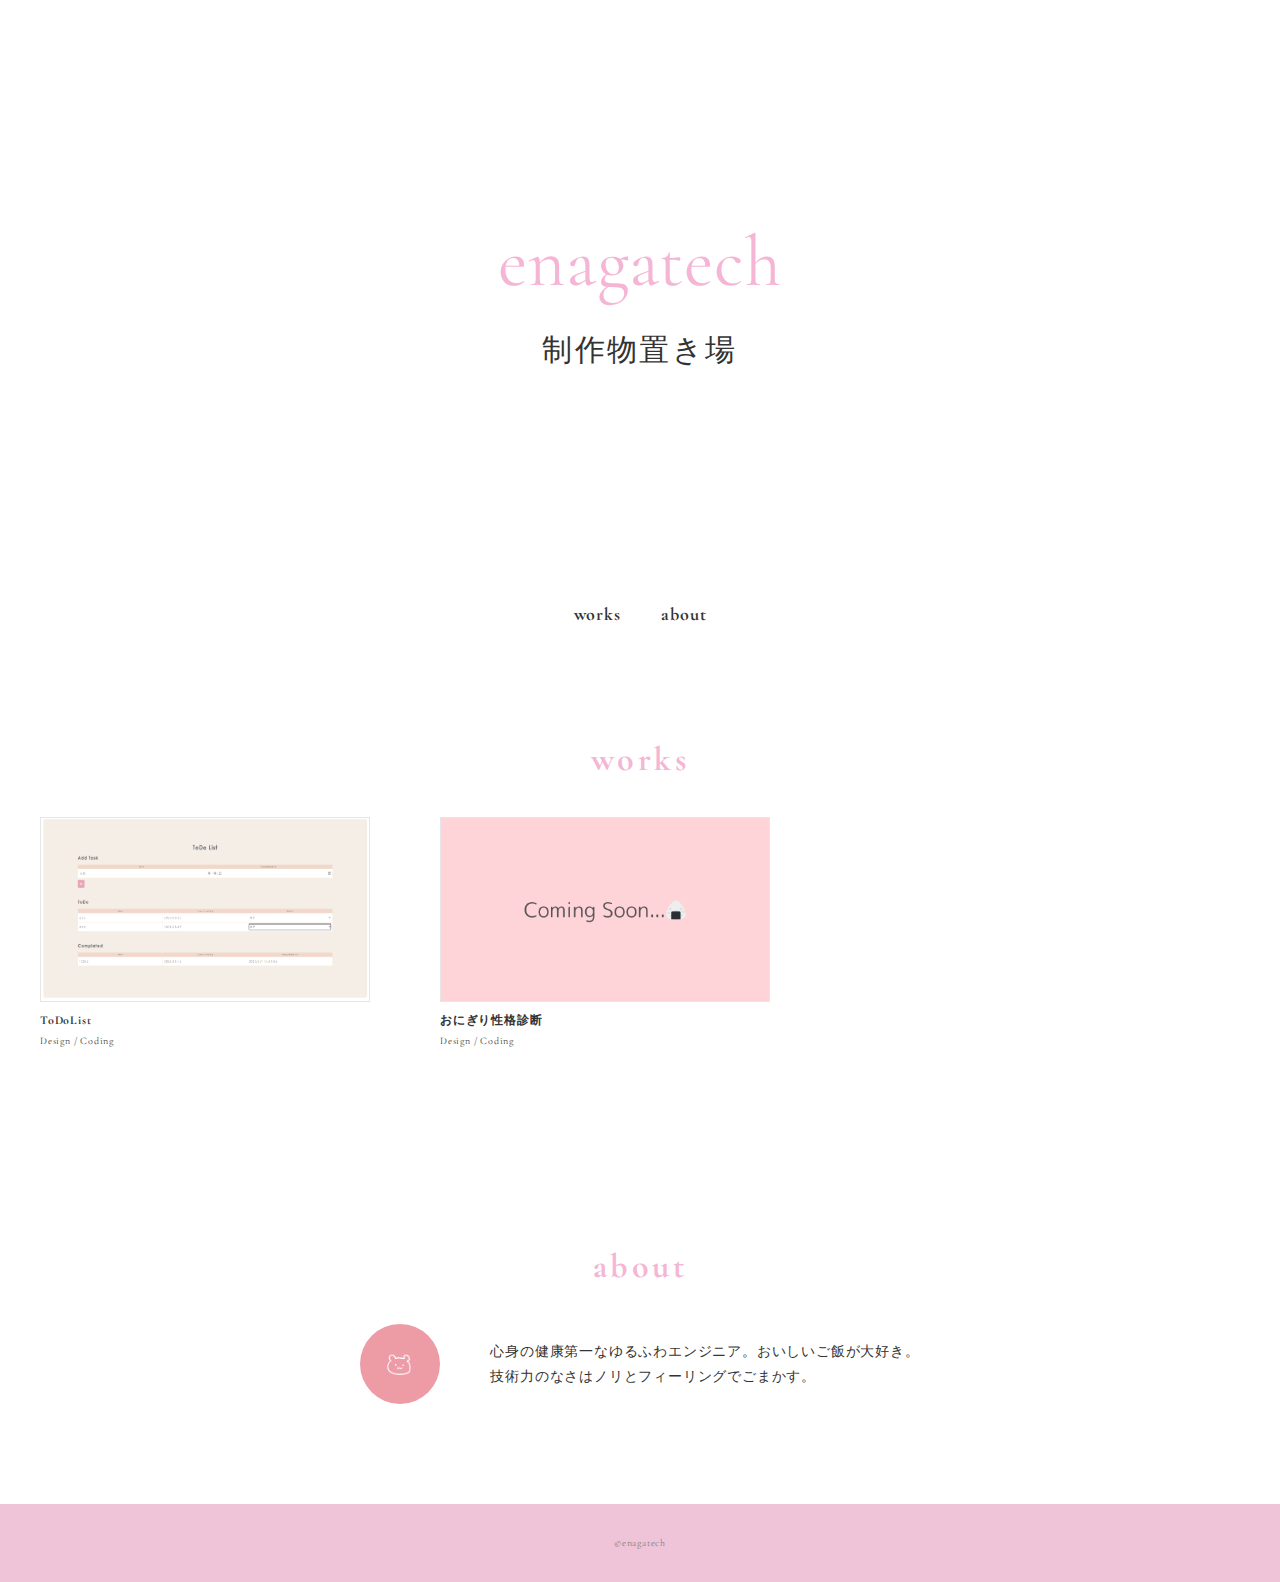
<file: index.html>
<!DOCTYPE html>
<html>
<head>
  <meta charset="utf-8">
  <meta name="viewport" content="width=device-width,initial-scale=1.0,user-scalable=no">
  <meta property='og:type' content='website'>
  <title>enagatech</title>
  <link rel="preconnect" href="https://fonts.gstatic.com">
  <link
    href="https://fonts.googleapis.com/css2?family=Amatic+SC&family=Cormorant+Garamond&family=Dancing+Script&display=swap"
    rel="stylesheet">
  <link href="https://fonts.googleapis.com/css?family=Material+Icons+Outlined" rel="stylesheet">
  <link href="css/ress.css" media="all" rel="stylesheet" type="text/css" />
  <link href="css/style.css" media="all" rel="stylesheet" type="text/css" />
  <link rel="icon" href="img\favicon.ico" />
</head>

<body>
  <div class="wrapper">

    <main class="content">

      <!-- header -->
      <header class="header">
        <div class="header-inner">
          <p class="header-title">enagatech</p>
          <p class="header-subtitle">制作物置き場</p>
        </div>

      </header>
      <!-- /header -->

      <!-- gnav -->
      <nav class="gnav">
        <div class="gnav-inner">
          <ul class="gnav-list">
            <li class="gnav-item"><a href="#works">works</a></li>
            <li class="gnav-item"><a href="#about">about</a></li>
          </ul>
        </div>
      </nav>
      <!-- /gnav -->

      <!-- works -->
      <section class="works section" id="works">
        <div class="inner">
          <h2 class="title">works</h2>
          <div class="works-list">

      <!-- To Do List -->
            <a class="works-item" href="Works\ToDoList\ToDoList.html">
              <p class="works-img"><img src="img/ToDoList.png" alt="" /></p>
              <p class="works-name">ToDoList</p>
              <p class="works-info">Design / Coding</p>
            </a>

      <!-- おにぎり性格診断 -->
            <a class="works-item" href="#">
              <p class="works-img"><img src="img\Coming Soon...🍙.png" alt="" /></p>
              <p class="works-name">おにぎり性格診断</p>
              <p class="works-info">Design / Coding</p>
            </a>
          </div>
        </div>
      </section>
      <!-- /works -->

      <!-- about -->
      <section class="about section" id="about">
        <div class="inner">
          <h2 class="title">about</h2>
          <div class="profile">
            <p class="profile-img">
              <img src="img/profile.jpg" alt="">
            </p>
            <div class="profile-body">
              <p>
                心身の健康第一なゆるふわエンジニア。おいしいご飯が大好き。<br>
                技術力のなさはノリとフィーリングでごまかす。
              </p>
            </div>
          </div>
        </div>
      </section>
      <!-- /about -->

      <!-- contact -->
      <!--
      <section class="contact section" id="contact">
        <div class="inner">
          <h2 class="title">contact</h2>
          <p class="lead">
            お問い合わせは<br class="sp-only">メールにてお願いいたします。
          </p>
          <div class="contact-list">
            <span class="contact-item">enagatech@gmail.com</span>

          </div>
        </div>
      </section>
      <div class="page-top" id="js-page-top">
        <span class="material-icons-outlined">expand_less</span>
      </div>
      -->
    </main>
    <!-- footer -->
    <footer class="footer">
      <div class="copyright">&copy;enagatech</div>
    </footer>
    <!-- /footer -->

  </div>
  <script src="https://ajax.googleapis.com/ajax/libs/jquery/3.5.1/jquery.min.js"></script>
  <script type='text/javascript' src="js/script.js"></script>
</body>
</html>
</file>
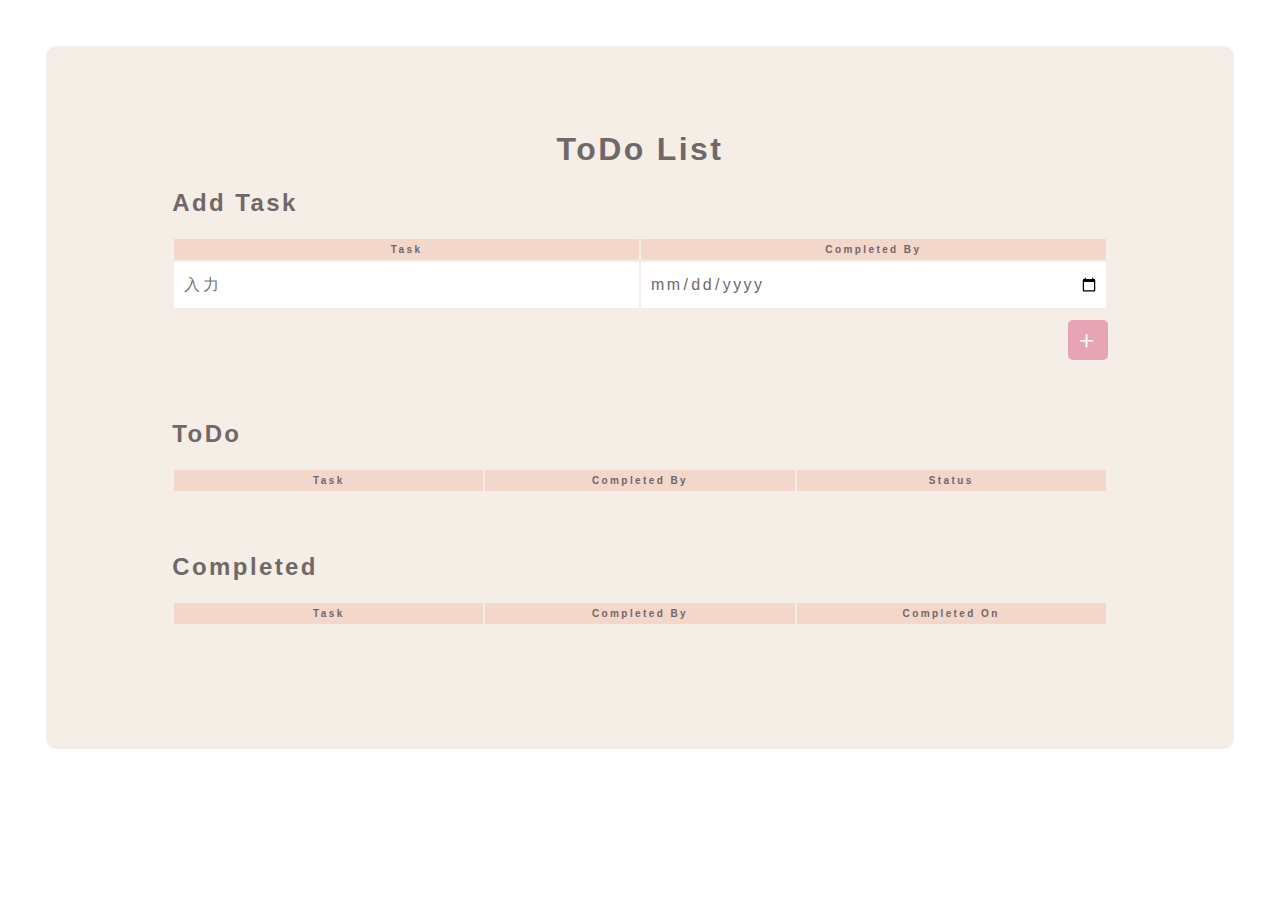
<file: Works/ToDoList/ToDoList.html>
<!DOCTYPE html>
<html lang="en">
<head>
    <meta charset="UTF-8">
    <meta name="viewport" content="width=device-width, initial-scale=1.0">
    <link rel="stylesheet" href="style.css">
    <title>To Do List</title>
</head>
<body>
  <div class="main">

    <!--タイトル-->
    <header>
        <h1>ToDo List</h1>
    </header>
    <main>

    <!--タスク入力フォーム-->
    <h2>Add Task</h2>
    <div class ="addTask">
        <table>
            <thead>
                <tr>
                    <th>Task</th>
                    <th>Completed By</th>
                </tr>
            </thead>
            <tbody>
                <tr>
                  <td><input type="text" id="input" placeholder="入力" required></td>
                  <td><input type="date" id="completedBy" required></td>
                </tr>
            </tbody>
        </table>
        <div class = "addButton_wrapper">
          <input type="button" value="＋" id="addButton"></td>
        </div>
      </div>
    
    <!--ToDoリスト-->
      <div class="todoList">
        <h2>ToDo</h2>
        <table>
            <thead>
                <tr>
                    <th class="itemName">Task</th>
                    <th class="itemComplete">Completed By</th>
                    <th class="status">Status</th>
                </tr>
            </thead>
            <tbody id="todoList"></tbody>
        </table>
      </div>
    
    <!--完了済みリスト-->
      <div class ="completed">
        <h2>Completed</h2>
        <table>
            <thead>
                <tr>
                    <th class="itemName">Task</th>
                    <th class="itemComplete">Completed By</th>
                    <th class="itemCompletedOn">Completed On</th>
                </tr>
            </thead>
            <tbody id="completedList"></tbody>
        </table>
      </div>
    </main>
  </div>
  <script src="main.js"></script>
</body>
</html>
</file>
<file: css/ress.css>
/*!
 * ress.css • v3.0.1
 * MIT License
 * github.com/filipelinhares/ress
 */

/* # =================================================================
   # Global selectors
   # ================================================================= */

html {
  box-sizing: border-box;
  word-break: normal;
  -moz-tab-size: 4;
  tab-size: 4;

  -webkit-text-size-adjust: 100%; /* Prevent adjustments of font size after orientation changes in iOS */
}

*,
::before,
::after {
  box-sizing: inherit;
  background-repeat: no-repeat; /* Set `background-repeat: no-repeat` to all elements and pseudo elements */
}

::before,
::after {
  vertical-align: inherit;
  text-decoration: inherit; /* Inherit text-decoration and vertical align to ::before and ::after pseudo elements */
}

* {
  margin: 0;
  padding: 0; /* Reset `padding` and `margin` of all elements */
}

/* # =================================================================
   # General elements
   # ================================================================= */

hr {
  overflow: visible; /* Show the overflow in Edge and IE */
  height: 0; /* Add the correct box sizing in Firefox */
}

details,
main {
  display: block; /* Render the `main` element consistently in IE. */
}

summary {
  display: list-item; /* Add the correct display in all browsers */
}

small {
  font-size: 80%; /* Set font-size to 80% in `small` elements */
}

[hidden] {
  display: none; /* Add the correct display in IE */
}

abbr[title] {
  /* Add the correct text decoration in Chrome, Edge, IE, Opera, and Safari */
  text-decoration: underline;
  text-decoration: underline dotted;
  border-bottom: none; /* Remove the bottom border in Chrome 57 */
}

a {
  background-color: transparent; /* Remove the gray background on active links in IE 10 */
}

a:active,
a:hover {
  outline-width: 0; /* Remove the outline when hovering in all browsers */
}

code,
kbd,
pre,
samp {
  font-family: monospace, monospace; /* Specify the font family of code elements */
}

pre {
  font-size: 1em; /* Correct the odd `em` font sizing in all browsers */
}

b,
strong {
  font-weight: bolder; /* Add the correct font weight in Chrome, Edge, and Safari */
}

/* https://gist.github.com/unruthless/413930 */
sub,
sup {
  position: relative;
  font-size: 75%;
  line-height: 0;
  vertical-align: baseline;
}

sub {
  bottom: -.25em;
}

sup {
  top: -.5em;
}

/* # =================================================================
   # Forms
   # ================================================================= */

input {
  border-radius: 0;
}

/* Replace pointer cursor in disabled elements */
[disabled] {
  cursor: default;
}

[type="number"]::-webkit-inner-spin-button,
[type="number"]::-webkit-outer-spin-button {
  height: auto; /* Correct the cursor style of increment and decrement buttons in Chrome */
}

[type="search"] {
  outline-offset: -2px; /* Correct the outline style in Safari */

  -webkit-appearance: textfield; /* Correct the odd appearance in Chrome and Safari */
}

[type="search"]::-webkit-search-decoration {
  -webkit-appearance: none; /* Remove the inner padding in Chrome and Safari on macOS */
}

textarea {
  overflow: auto; /* Internet Explorer 11+ */
  resize: vertical; /* Specify textarea resizability */
}

button,
input,
optgroup,
select,
textarea {
  font: inherit; /* Specify font inheritance of form elements */
}

optgroup {
  font-weight: bold; /* Restore the font weight unset by the previous rule */
}

button {
  overflow: visible; /* Address `overflow` set to `hidden` in IE 8/9/10/11 */
}

button,
select {
  text-transform: none; /* Firefox 40+, Internet Explorer 11- */
}

/* Apply cursor pointer to button elements */
button,
[type="button"],
[type="reset"],
[type="submit"],
[role="button"] {
  cursor: pointer;
  color: inherit;
}

/* Remove inner padding and border in Firefox 4+ */
button::-moz-focus-inner,
[type="button"]::-moz-focus-inner,
[type="reset"]::-moz-focus-inner,
[type="submit"]::-moz-focus-inner {
  padding: 0;
  border-style: none;
}

/* Replace focus style removed in the border reset above */
button:-moz-focusring,
[type="button"]::-moz-focus-inner,
[type="reset"]::-moz-focus-inner,
[type="submit"]::-moz-focus-inner {
  outline: 1px dotted ButtonText;
}

button,
html [type="button"],
/* Prevent a WebKit bug where (2) destroys native `audio` and `video`controls in Android 4 */
[type="reset"],
[type="submit"] {
  -webkit-appearance: button; /* Correct the inability to style clickable types in iOS */
}

/* Remove the default button styling in all browsers */
button,
input,
select,
textarea {
  border-style: none;
  background-color: transparent;
}

/* Style select like a standard input */
select {
  -webkit-appearance: none; /* Chrome 41+ */
  -moz-appearance: none; /* Firefox 36+ */
}

select::-ms-expand {
  display: none; /* Internet Explorer 11+ */
}

select::-ms-value {
  color: currentColor; /* Internet Explorer 11+ */
}

legend {
  display: table; /* Correct the text wrapping in Edge and IE */
  max-width: 100%; /* Correct the text wrapping in Edge and IE */
  max-width: 100%; /* Correct the text wrapping in Edge 18- and IE */
  white-space: normal; /* Correct the text wrapping in Edge and IE */
  color: inherit; /* Correct the color inheritance from `fieldset` elements in IE */
  border: 0; /* Correct `color` not being inherited in IE 8/9/10/11 */
}

::-webkit-file-upload-button {
  font: inherit; /* Change font properties to `inherit` in Chrome and Safari */
  color: inherit;
  /* Correct the inability to style clickable types in iOS and Safari */

  -webkit-appearance: button;
}

/* # =================================================================
   # Specify media element style
   # ================================================================= */

img {
  border-style: none; /* Remove border when inside `a` element in IE 8/9/10 */
}

/* Add the correct vertical alignment in Chrome, Firefox, and Opera */
progress {
  vertical-align: baseline;
}

/* # =================================================================
   # Accessibility
   # ================================================================= */

/* Hide content from screens but not screenreaders */
@media screen {
  [hidden~="screen"] {
    display: inherit;
  }
  [hidden~="screen"]:not(:active):not(:focus):not(:target) {
    position: absolute !important;
    clip: rect(0 0 0 0) !important;
  }
}

/* Specify the progress cursor of updating elements */
[aria-busy="true"] {
  cursor: progress;
}

/* Specify the pointer cursor of trigger elements */
[aria-controls] {
  cursor: pointer;
}

/* Specify the unstyled cursor of disabled, not-editable, or otherwise inoperable elements */
[aria-disabled] {
  cursor: default;
}
</file>
<file: css/style.css>
body {
  font-family: "Cormorant Garamond","Helvetica Neue",Arial,"Hiragino Kaku Gothic ProN","Hiragino Sans",Meiryo,sans-serif;
  font-size: 14px;
  line-height: 1.8;
  letter-spacing: .8px;
  color: #333;
}

a {
  transition: opacity .3s;
  text-decoration: none;
  color: #16cec5;
}

img {
  max-width: 100%;
  height: auto;
  vertical-align: bottom;
  border-style: none;
}

ul,
li {
  list-style: none;
}

.pc-only {
  display: block;
}

.sp-only {
  display: none;
}

/*--------------------------------
 レイアウト
---------------------------------*/
.section {
  padding: 100px 0;
}

.inner {
  max-width: 1340px;
  margin: 0 auto;
  padding: 0 40px;
}

/*--------------------------------
 見出し
---------------------------------*/
.title {
  font-size: 34px;
  line-height: 1;
  margin-bottom: 40px;
  text-align: center;
  letter-spacing: .1em;
  color: #f5b5d5;
}

.lead {
  margin-bottom: 30px;
}

/*--------------------------------
 header
---------------------------------*/
.header {
  display: flex;
  align-items: center;
  justify-content: center;
  height: 65vh;
  text-align: center;
}

.header-inner {
  padding: 0 40px;
}

.header-title {
  font-size: 72px;
  line-height: 1.2;
  margin-bottom: 30px;
  color: #f5b5d5;
}
.header-subtitle {
  font-size: 30px;
  line-height: 1;
  letter-spacing: .08em;
}

/*--------------------------------
 下層ページのheader
---------------------------------*/
.sub-header {
  display: flex;
  align-items: center;
  justify-content: center;
  padding: 20px 0 10px;
  text-align: center;
}

.sub-header-inner {
  padding: 0 40px;
}

.sub-header-title {
  font-family: "Dancing Script", cursive;
  font-size: 40px;
  line-height: 1.2;
  margin-bottom: 5px;
  color: #f5b5d5;
}
.sub-header-subtitle {
  font-family: "Amatic SC", cursive;
  font-size: 16px;
  line-height: 1;
  letter-spacing: .08em;
  color: #333;
}

/*--------------------------------
グローバルナビ
---------------------------------*/
.gnav {
  position: sticky;
  top: 0;
  z-index: 1;
  width: 100%;
  background-color: #fff;
}

.gnav-inner {
  padding: 15px 40px;
}

.gnav-list {
  display: flex;
  justify-content: center;
}

.gnav-item {
  margin: 0 20px;
}

.gnav-item a {
  position: relative;
  font-size: 18px;
  font-weight: bold;
  line-height: 1;
  display: inline-block;
  padding: 5px 0;
  transition: .3s;
  letter-spacing: .05em;
  color: #333;
}

.gnav-item a:hover {
  opacity: .8;
}

/*--------------------------------
 Works
---------------------------------*/
.works-list {
  display: flex;
  flex-wrap: wrap;
  margin-bottom: -40px;
}

.works-item {
  width: 31.74603%;
  margin-right: 1.58730%;
  margin-bottom: 40px;
  color: #333;
}

.works-item:hover {
  opacity: .9;
}

.works-item:nth-of-type(3n) {
  margin-right: 0;
}

.works-img img {
  border: 1px solid #e6e6e6;
  height: 185px;
  width: 330px;
}

.works-name {
  font-size: 12px;
  font-weight: bold;
  margin-top: 8px;
}

.works-info {
  font-size: 10px;
}

/*--------------------------------
 About
---------------------------------*/
.profile {
  display: flex;
  max-width: 800px;
  margin: 0 auto;
  justify-content: center;
}

.profile-img {
  width: 10%;
  border-radius: 50%;
  margin-right: 50px;
}

.profile-img img {
  border-radius: 50%;
  width: 180px;
}

.profile-body {
/*  flex: 1; */
  margin: auto 0;
}
.profile-body p:not(:last-child) {
  margin-bottom: 30px;
}

/*--------------------------------
 Contact
---------------------------------*/
.contact {
  text-align: center;
}

.contact-item {
  font-size: 17px;
}

.contact-item:not(:last-child) {
  margin-right: 10px;
}

.contact-text {
  margin-top: 10px;
}
/*--------------------------------
 ページトップ
---------------------------------*/
.page-top {
  font-weight: bold;
  padding: 10px;
  cursor: pointer;
  text-align: center;
  background-color: #fadcea;
}

.page-top .material-icons-outlined {
  vertical-align: bottom;
  color: #333;
}

/*--------------------------------
 フッター
---------------------------------*/
.footer {
  padding: 30px;
  background-color: #efc4d8;
}

.copyright {
  font-size: 10px;
  text-align: center;
  color: #797979;
}

/*--------------------------------
 下層：Worksページ
---------------------------------*/
.article {
  padding: 80px 0;
}

.article-inner {
  max-width: 1040px;
  margin: 0 auto;
  padding: 0 20px;
}

.article-title {
  margin-bottom: 30px;
  text-align: center;
}

.article-img {
  margin-bottom: 20px;
}

.article-body {
  max-width: 720px;
  margin: 0 auto;
  margin-bottom: 80px;
}

.article-info-title {
  font-size: 15px;
}

.article-body img {
  margin-bottom: 30px;
}

.article-body p {
  margin-bottom: 30px;
}

.home-link {
  text-align: center;
}

/*media Queries 767
----------------------------------------------------*/
@media screen and (max-width: 767px) {
  body {
    font-size: 13px;
    line-height: 1.7;
  }

  .pc-only {
    display: none;
  }

  .sp-only {
    display: block;
  }

  /* 見出し */
  .title {
    font-size: 26px;
    margin-bottom: 20px;
  }

  /* レイアウト */
  .section {
    padding: 60px 0;
  }

  .inner {
    padding: 0 20px;
  }

  /*  header */
  .header {
    height: 60vh;
  }

  .header-inner {
    padding: 0 20px;
  }

  .header-title {
    font-size: 40px;
    margin-bottom: 10px;
  }
  .header-subtitle {
    font-size: 18px;
  }

  /*  下層ページのheader */
  .sub-header-inner {
    padding: 0 40px;
  }

  .sub-header-title {
    font-family: "Dancing Script", cursive;
    font-size: 24px;
  }
  .sub-header-subtitle {
    font-size: 14px;
  }

  /* グローバルナビ */
  .gnav .inner {
    padding: 15px;
  }

  .gnav-logo {
    font-size: 15px;
  }

  .gnav-item:not(:last-child) {
    margin-right: 10px;
  }

  .gnav-item a {
    font-size: 12px;
  }

  .gnav-item a:after {
    display: none;
  }

  /* Works */
  .works-name {
    font-size: 10px;
  }

  .works-list {
    justify-content: space-between;
  }

  .works-item {
    flex: 0 0 48%;
    margin-right: 0;
    margin-bottom: 30px;
  }

  .works-img img {
    border: 1px solid #e6e6e6;
    height: 80px;
    width: 150px;
  }

  /* Skill */
  .skill-list {
    display: block;
    margin-bottom: 0;
  }

  .skill-item {
    width: 100%;
    margin-bottom: 35px;
  }

  .skill-item:last-child {
    margin-bottom: 0;
  }

  /* About */
  .profile {
    display: block;
  }
  .profile-img {
    width: 80px;
    margin: 0 auto;
    margin-bottom: 25px;
  }

  .profile-body p:not(:last-child) {
    margin-bottom: 20px;
  }

  /* フッター */
  .footer {
    padding: 20px;
  }

  /* 下層ページ */
  .article {
    padding: 30px 0;
  }
}
</file>
<file: Works/ToDoList/style.css>
/*-------------------------
  全体
-------------------------*/
body {
    font-family: "Century Gothic", "メイリオ", sans-serif;
    color: #706868;
    letter-spacing: 0.15rem;
    display: flex;
    justify-content: center;
    align-items: center;
}

header {
    text-align: center;
}

.main {
    margin: 3%;
    background-color: #F5EEE6;
    height: 90%;
    width: 90%;
    border-radius: 10px;
    padding: 5% 10%;
}

input, select {
    font-family: inherit;
    font-size: inherit;
    color: inherit;
    letter-spacing: inherit;
    border: none;
    width: 100%;
  }

/*-------------------------
  全体 - テーブル
-------------------------*/
table {
    margin: 0 auto;
    width: 100%;
    table-layout: fixed;
    word-break: break-word;
}

table thead {
    background-color: #F3D7CA;
}

table tbody {
    background-color: white;
}

table th {
    padding: 5px;
    font-size: 10px;
}

table td {
    height: 30px;
    padding: 8px;
}

/*-------------------------
  ホームに戻る
-------------------------*/
.backToHome {
    display: flex;
}

.backToHome p {
    margin-right: 5px;
}

.backToHome a {
    margin: auto 0;
}

/*-------------------------
  タスク入力フォーム
-------------------------*/
.addTask {
    margin-bottom: 60px;
}

#input {
    height: 90%;
    width: 100%;
    border: none;
}

#completedBy {
    border: none;
    width: 100%;
}

.addButton_wrapper {
    text-align: right;
}

#addButton {
    background-color: #E6A4B4;
    color: white;
    font-size: 25px;
    border: none;
    height: 40px;
    width: 40px;
    border-radius: 5px;
    margin-top: 10px;
}

#addButton:hover {
    opacity: 70%;
}

#addButton:active {
    transform: scale(0.90);
}

/*-------------------------
  ToDo
-------------------------*/
.todoList {
    margin-bottom: 60px;
}

.status-select {
    height: 30px;
}

/*-------------------------
  Completed
-------------------------*/
.completed {
    margin-bottom: 60px;
}
</file>
